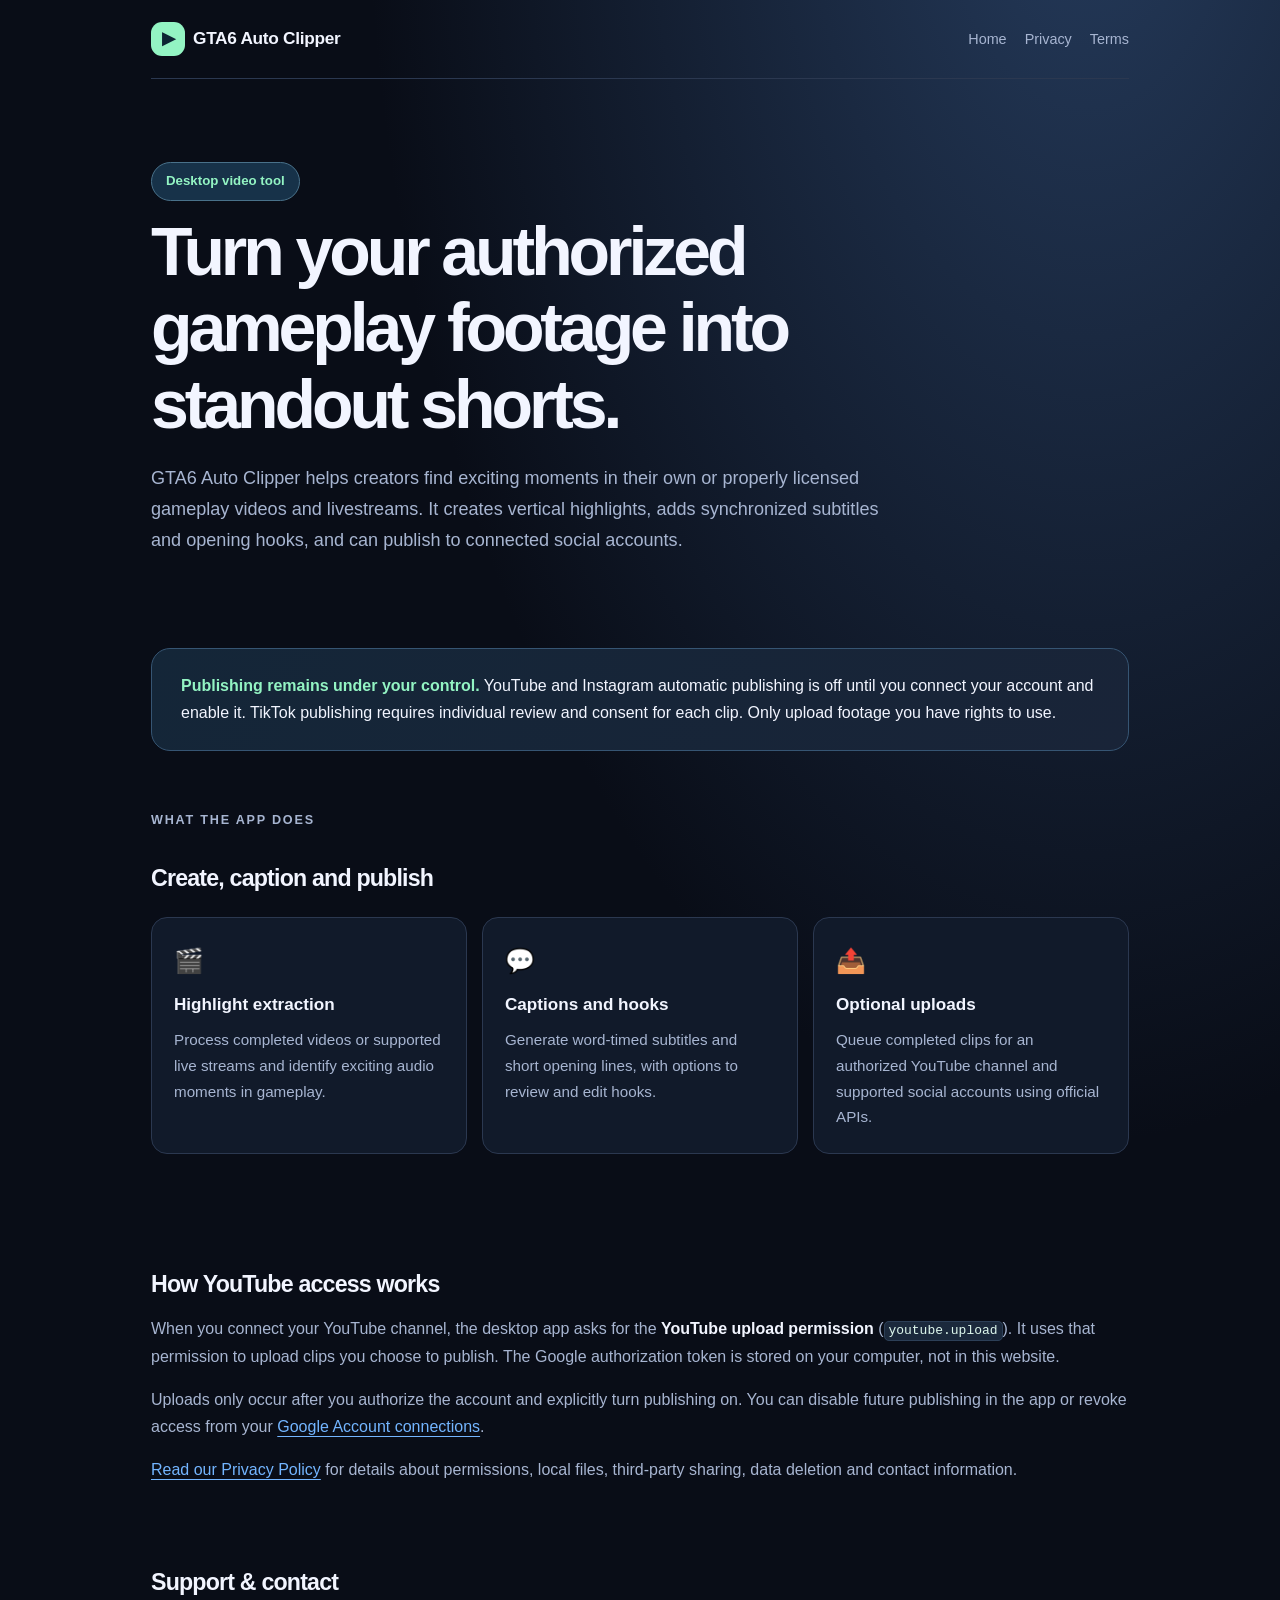
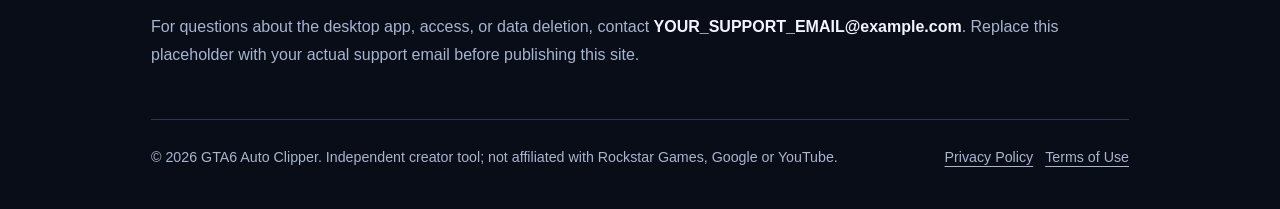
<file: index.html>
<!doctype html>
<html lang="en"><head><meta charset="utf-8"><meta name="viewport" content="width=device-width,initial-scale=1"><meta name="description" content="GTA6 Auto Clipper: a desktop tool for authorized gameplay highlights, timed captions, hooks and user-controlled uploads to YouTube, Instagram and TikTok."><title>GTA6 Auto Clipper — Gameplay Highlights & Publishing</title><link rel="stylesheet" href="style.css"></head><body>
<div class="wrap"><header class="nav"><a class="brand" href="index.html"><b>▶</b>GTA6 Auto Clipper</a><nav class="navlinks" aria-label="Site navigation"><a href="index.html" aria-current="page">Home</a><a href="privacy.html">Privacy</a><a href="terms.html">Terms</a></nav></header>
<main><section class="hero"><span class="pill">Desktop video tool</span><h1>Turn your authorized gameplay footage into standout shorts.</h1><p>GTA6 Auto Clipper helps creators find exciting moments in their own or properly licensed gameplay videos and livestreams. It creates vertical highlights, adds synchronized subtitles and opening hooks, and can publish to connected social accounts.</p></section>
<section class="callout"><strong>Publishing remains under your control.</strong> YouTube and Instagram automatic publishing is off until you connect your account and enable it. TikTok publishing requires individual review and consent for each clip. Only upload footage you have rights to use.</section>
<section class="section" aria-labelledby="features"><p class="eyebrow">What the app does</p><h2 id="features">Create, caption and publish</h2><div class="grid"><article class="tile"><div class="symbol">🎬</div><h3>Highlight extraction</h3><p>Process completed videos or supported live streams and identify exciting audio moments in gameplay.</p></article><article class="tile"><div class="symbol">💬</div><h3>Captions and hooks</h3><p>Generate word-timed subtitles and short opening lines, with options to review and edit hooks.</p></article><article class="tile"><div class="symbol">📤</div><h3>Optional uploads</h3><p>Queue completed clips for an authorized YouTube channel and supported social accounts using official APIs.</p></article></div></section>
<section class="section"><h2>How YouTube access works</h2><p>When you connect your YouTube channel, the desktop app asks for the <strong>YouTube upload permission</strong> (<code>youtube.upload</code>). It uses that permission to upload clips you choose to publish. The Google authorization token is stored on your computer, not in this website.</p><p>Uploads only occur after you authorize the account and explicitly turn publishing on. You can disable future publishing in the app or revoke access from your <a href="https://myaccount.google.com/connections">Google Account connections</a>.</p><p><a href="privacy.html">Read our Privacy Policy</a> for details about permissions, local files, third-party sharing, data deletion and contact information.</p></section>
<section class="section"><h2>Support & contact</h2><p>For questions about the desktop app, access, or data deletion, contact <strong>YOUR_SUPPORT_EMAIL@example.com</strong>. Replace this placeholder with your actual support email before publishing this site.</p></section></main>
<footer class="foot"><span>© 2026 GTA6 Auto Clipper. Independent creator tool; not affiliated with Rockstar Games, Google or YouTube.</span><div><a href="privacy.html">Privacy Policy</a><a href="terms.html">Terms of Use</a></div></footer></div></body></html>
</file>
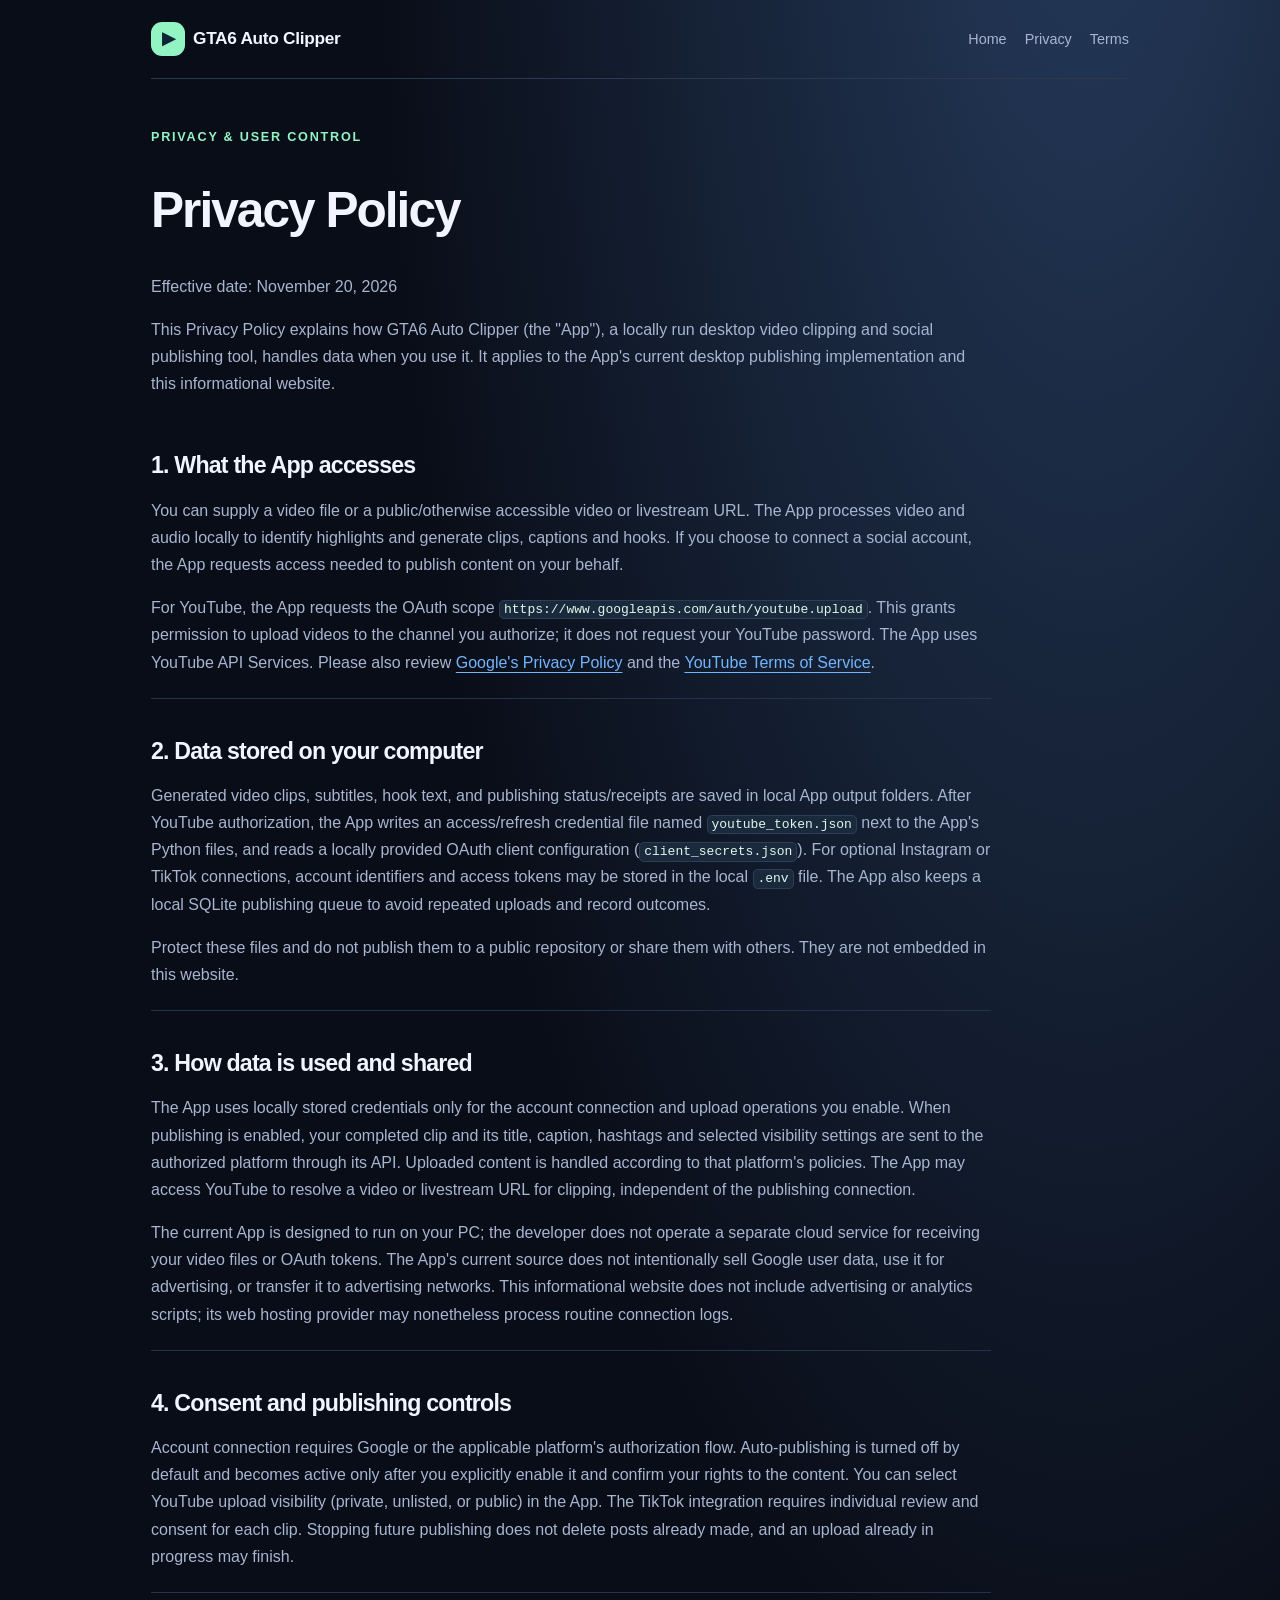
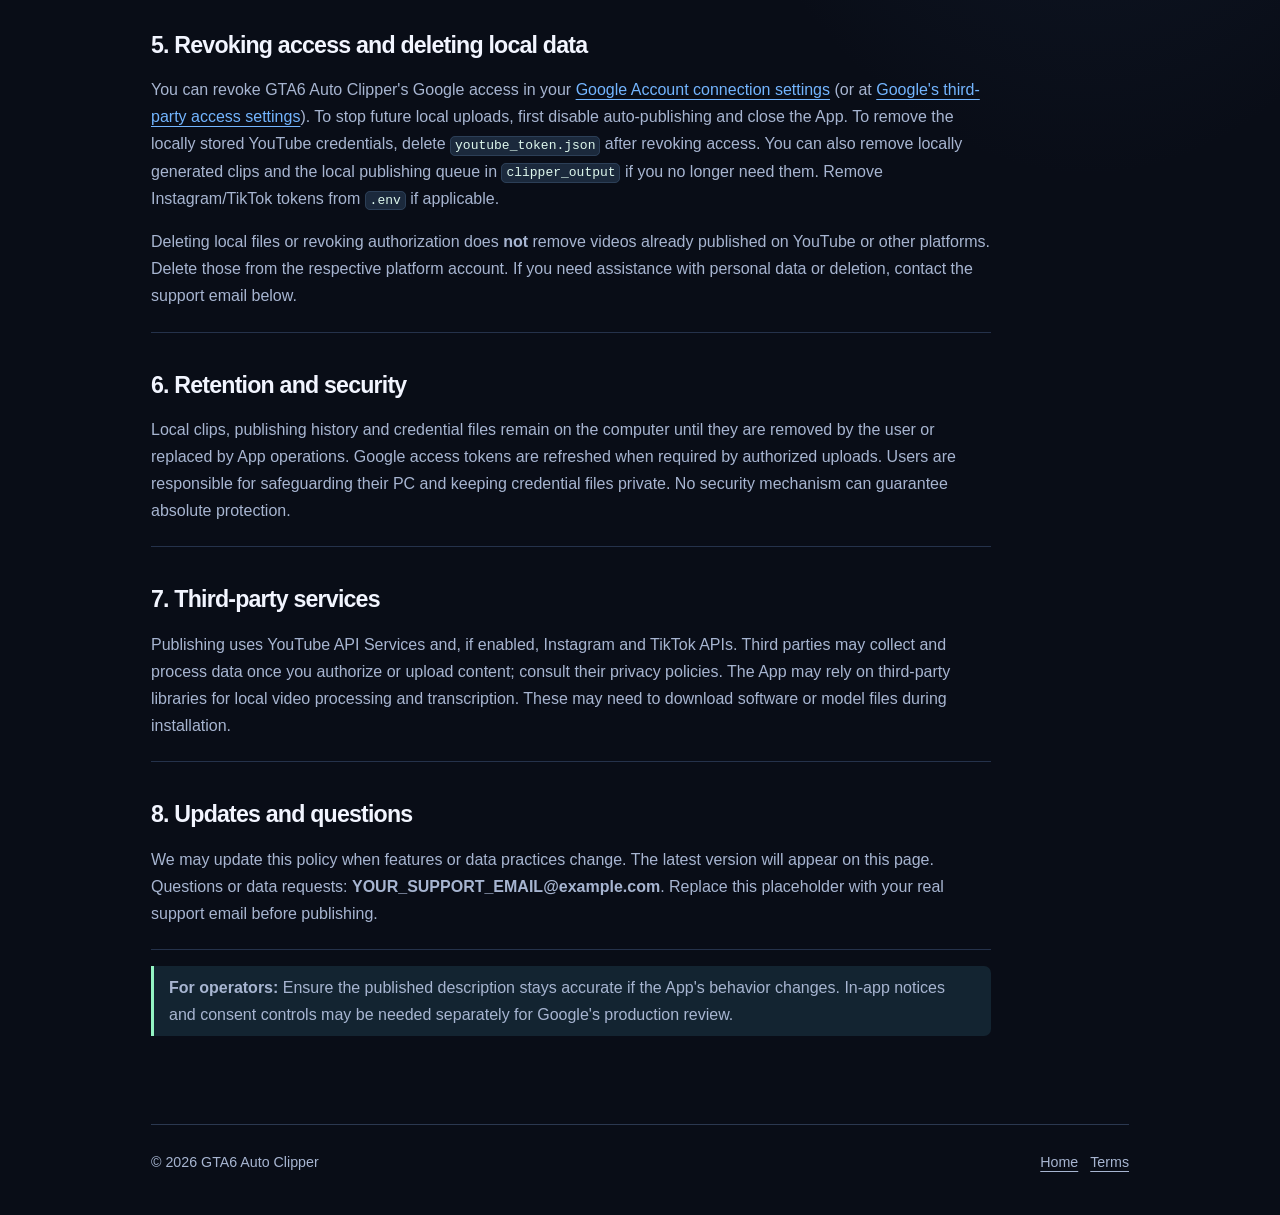
<file: privacy.html>
<!doctype html><html lang="en"><head><meta charset="utf-8"><meta name="viewport" content="width=device-width,initial-scale=1"><meta name="description" content="GTA6 Auto Clipper privacy policy, explaining YouTube upload permission and local credential storage."><title>Privacy Policy — GTA6 Auto Clipper</title><link rel="stylesheet" href="style.css"></head><body><div class="wrap"><header class="nav"><a class="brand" href="index.html"><b>▶</b>GTA6 Auto Clipper</a><nav class="navlinks"><a href="index.html">Home</a><a href="privacy.html">Privacy</a><a href="terms.html">Terms</a></nav></header>
<main class="policy"><span class="eyebrow">Privacy & user control</span><h1>Privacy Policy</h1><p>Effective date: November 20, 2026</p><p>This Privacy Policy explains how GTA6 Auto Clipper (the "App"), a locally run desktop video clipping and social publishing tool, handles data when you use it. It applies to the App's current desktop publishing implementation and this informational website.</p>
<section><h2>1. What the App accesses</h2><p>You can supply a video file or a public/otherwise accessible video or livestream URL. The App processes video and audio locally to identify highlights and generate clips, captions and hooks. If you choose to connect a social account, the App requests access needed to publish content on your behalf.</p><p>For YouTube, the App requests the OAuth scope <code>https://www.googleapis.com/auth/youtube.upload</code>. This grants permission to upload videos to the channel you authorize; it does not request your YouTube password. The App uses YouTube API Services. Please also review <a href="https://policies.google.com/privacy">Google's Privacy Policy</a> and the <a href="https://www.youtube.com/t/terms">YouTube Terms of Service</a>.</p></section>
<section><h2>2. Data stored on your computer</h2><p>Generated video clips, subtitles, hook text, and publishing status/receipts are saved in local App output folders. After YouTube authorization, the App writes an access/refresh credential file named <code>youtube_token.json</code> next to the App's Python files, and reads a locally provided OAuth client configuration (<code>client_secrets.json</code>). For optional Instagram or TikTok connections, account identifiers and access tokens may be stored in the local <code>.env</code> file. The App also keeps a local SQLite publishing queue to avoid repeated uploads and record outcomes.</p><p>Protect these files and do not publish them to a public repository or share them with others. They are not embedded in this website.</p></section>
<section><h2>3. How data is used and shared</h2><p>The App uses locally stored credentials only for the account connection and upload operations you enable. When publishing is enabled, your completed clip and its title, caption, hashtags and selected visibility settings are sent to the authorized platform through its API. Uploaded content is handled according to that platform's policies. The App may access YouTube to resolve a video or livestream URL for clipping, independent of the publishing connection.</p><p>The current App is designed to run on your PC; the developer does not operate a separate cloud service for receiving your video files or OAuth tokens. The App's current source does not intentionally sell Google user data, use it for advertising, or transfer it to advertising networks. This informational website does not include advertising or analytics scripts; its web hosting provider may nonetheless process routine connection logs.</p></section>
<section><h2>4. Consent and publishing controls</h2><p>Account connection requires Google or the applicable platform's authorization flow. Auto-publishing is turned off by default and becomes active only after you explicitly enable it and confirm your rights to the content. You can select YouTube upload visibility (private, unlisted, or public) in the App. The TikTok integration requires individual review and consent for each clip. Stopping future publishing does not delete posts already made, and an upload already in progress may finish.</p></section>
<section><h2>5. Revoking access and deleting local data</h2><p>You can revoke GTA6 Auto Clipper's Google access in your <a href="https://myaccount.google.com/connections">Google Account connection settings</a> (or at <a href="https://security.google.com/settings/security/permissions">Google's third-party access settings</a>). To stop future local uploads, first disable auto-publishing and close the App. To remove the locally stored YouTube credentials, delete <code>youtube_token.json</code> after revoking access. You can also remove locally generated clips and the local publishing queue in <code>clipper_output</code> if you no longer need them. Remove Instagram/TikTok tokens from <code>.env</code> if applicable.</p><p>Deleting local files or revoking authorization does <strong>not</strong> remove videos already published on YouTube or other platforms. Delete those from the respective platform account. If you need assistance with personal data or deletion, contact the support email below.</p></section>
<section><h2>6. Retention and security</h2><p>Local clips, publishing history and credential files remain on the computer until they are removed by the user or replaced by App operations. Google access tokens are refreshed when required by authorized uploads. Users are responsible for safeguarding their PC and keeping credential files private. No security mechanism can guarantee absolute protection.</p></section>
<section><h2>7. Third-party services</h2><p>Publishing uses YouTube API Services and, if enabled, Instagram and TikTok APIs. Third parties may collect and process data once you authorize or upload content; consult their privacy policies. The App may rely on third-party libraries for local video processing and transcription. These may need to download software or model files during installation.</p></section>
<section><h2>8. Updates and questions</h2><p>We may update this policy when features or data practices change. The latest version will appear on this page. Questions or data requests: <strong>YOUR_SUPPORT_EMAIL@example.com</strong>. Replace this placeholder with your real support email before publishing.</p></section>
<p class="notice"><strong>For operators:</strong> Ensure the published description stays accurate if the App's behavior changes. In-app notices and consent controls may be needed separately for Google's production review.</p>
</main><footer class="foot"><span>© 2026 GTA6 Auto Clipper</span><div><a href="index.html">Home</a><a href="terms.html">Terms</a></div></footer></div></body></html>
</file>
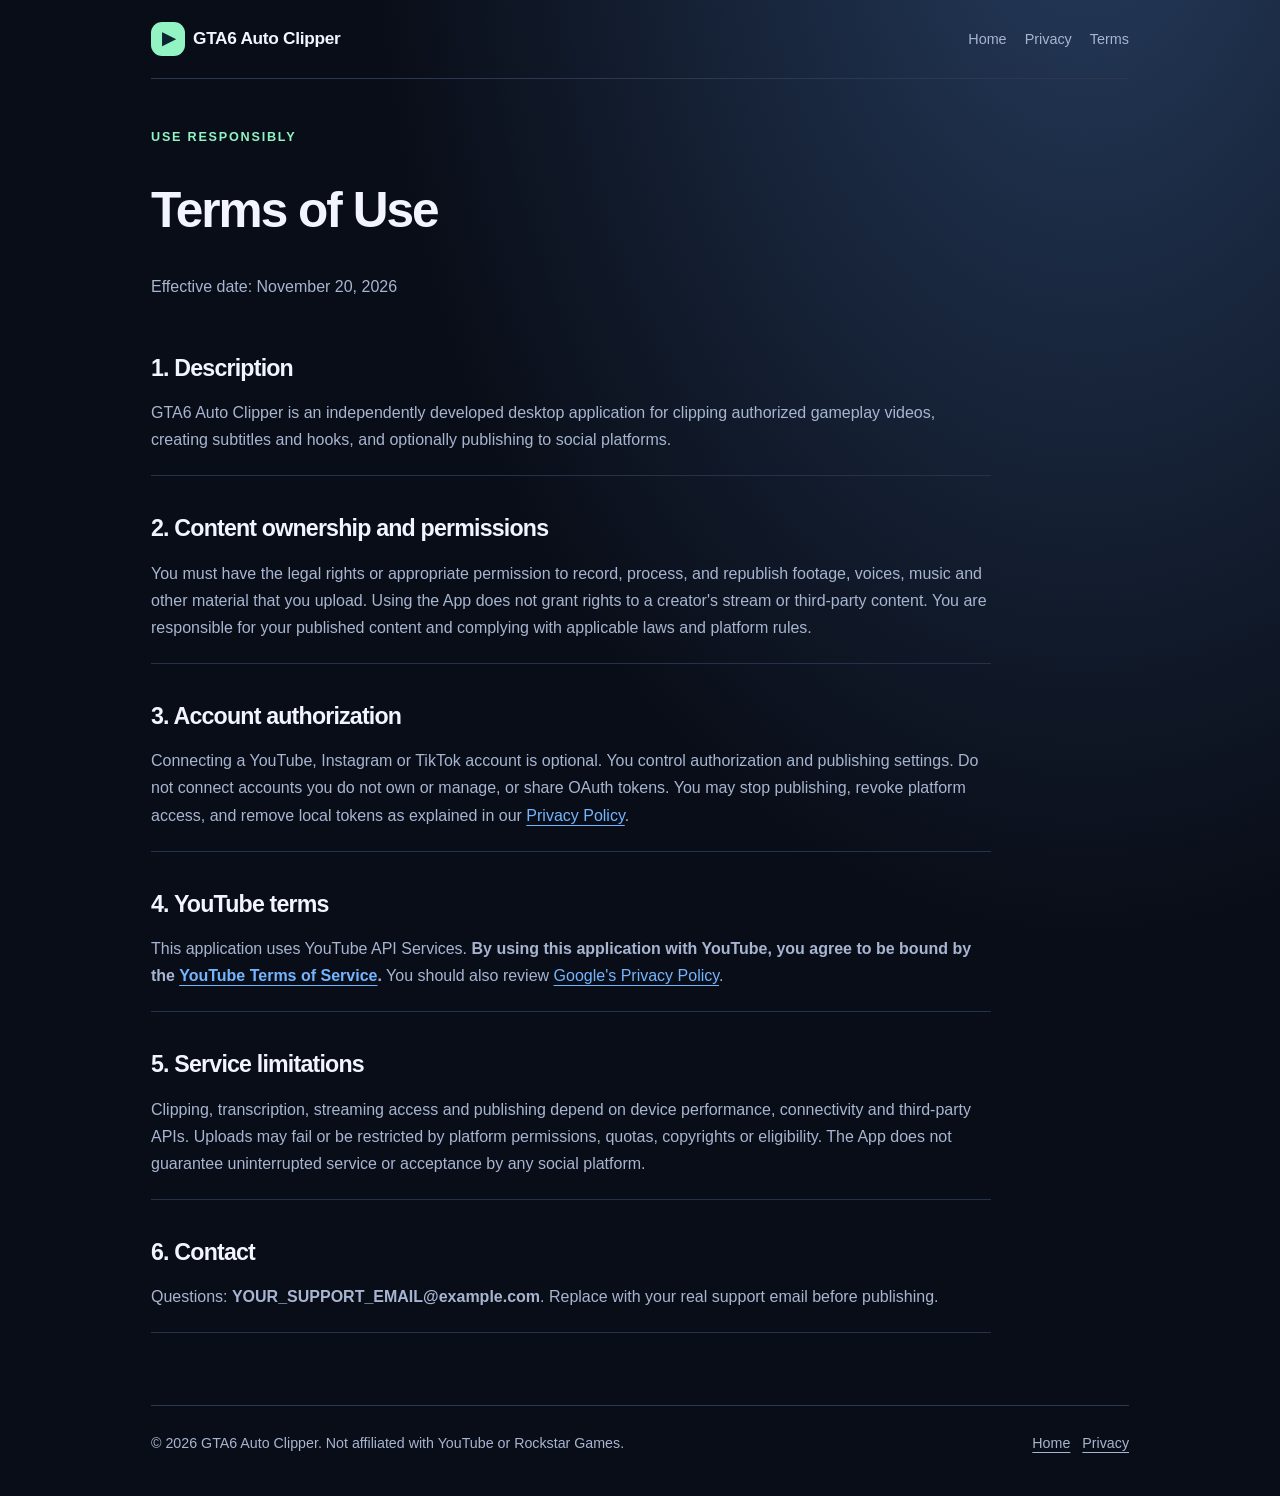
<file: terms.html>
<!doctype html><html lang="en"><head><meta charset="utf-8"><meta name="viewport" content="width=device-width,initial-scale=1"><meta name="description" content="Terms of use for GTA6 Auto Clipper."><title>Terms of Use — GTA6 Auto Clipper</title><link rel="stylesheet" href="style.css"></head><body><div class="wrap"><header class="nav"><a class="brand" href="index.html"><b>▶</b>GTA6 Auto Clipper</a><nav class="navlinks"><a href="index.html">Home</a><a href="privacy.html">Privacy</a><a href="terms.html">Terms</a></nav></header>
<main class="policy"><span class="eyebrow">Use responsibly</span><h1>Terms of Use</h1><p>Effective date: November 20, 2026</p>
<section><h2>1. Description</h2><p>GTA6 Auto Clipper is an independently developed desktop application for clipping authorized gameplay videos, creating subtitles and hooks, and optionally publishing to social platforms.</p></section>
<section><h2>2. Content ownership and permissions</h2><p>You must have the legal rights or appropriate permission to record, process, and republish footage, voices, music and other material that you upload. Using the App does not grant rights to a creator's stream or third-party content. You are responsible for your published content and complying with applicable laws and platform rules.</p></section>
<section><h2>3. Account authorization</h2><p>Connecting a YouTube, Instagram or TikTok account is optional. You control authorization and publishing settings. Do not connect accounts you do not own or manage, or share OAuth tokens. You may stop publishing, revoke platform access, and remove local tokens as explained in our <a href="privacy.html">Privacy Policy</a>.</p></section>
<section><h2>4. YouTube terms</h2><p>This application uses YouTube API Services. <strong>By using this application with YouTube, you agree to be bound by the <a href="https://www.youtube.com/t/terms">YouTube Terms of Service</a>.</strong> You should also review <a href="https://policies.google.com/privacy">Google's Privacy Policy</a>.</p></section>
<section><h2>5. Service limitations</h2><p>Clipping, transcription, streaming access and publishing depend on device performance, connectivity and third-party APIs. Uploads may fail or be restricted by platform permissions, quotas, copyrights or eligibility. The App does not guarantee uninterrupted service or acceptance by any social platform.</p></section>
<section><h2>6. Contact</h2><p>Questions: <strong>YOUR_SUPPORT_EMAIL@example.com</strong>. Replace with your real support email before publishing.</p></section>
</main><footer class="foot"><span>© 2026 GTA6 Auto Clipper. Not affiliated with YouTube or Rockstar Games.</span><div><a href="index.html">Home</a><a href="privacy.html">Privacy</a></div></footer></div></body></html>
</file>
<file: style.css>
:root{color-scheme:dark;--bg:#090d17;--panel:#111a2a;--panel2:#151f31;--edge:#2b3850;--text:#f2f5ff;--muted:#a7b5d1;--acc:#93f4c3;--acc2:#73b5ff;--max:1030px}*{box-sizing:border-box}html{scroll-behavior:smooth}body{margin:0;font-family:Inter,ui-sans-serif,-apple-system,BlinkMacSystemFont,"Segoe UI",sans-serif;line-height:1.7;background:radial-gradient(ellipse at 85% -10%,#253b5c 0%,transparent 47%),var(--bg);color:var(--text)}a{color:var(--acc2);text-underline-offset:4px}a:hover{color:var(--acc)}.wrap{max-width:var(--max);padding:0 26px;margin:0 auto}.nav{display:flex;align-items:center;justify-content:space-between;gap:22px;padding:22px 0;border-bottom:1px solid var(--edge)}.brand{font-weight:800;font-size:1.08rem;letter-spacing:-.3px;color:var(--text);text-decoration:none;white-space:nowrap}.brand b{display:inline-flex;align-items:center;justify-content:center;width:34px;height:34px;border-radius:11px;margin-right:8px;background:var(--acc);color:#0c2533}.navlinks{display:flex;flex-wrap:wrap;gap:18px;font-size:.9rem}.navlinks a{color:var(--muted);text-decoration:none}.navlinks a:hover{color:var(--text)}.hero{padding:83px 0 55px;max-width:820px}.eyebrow{font-size:.79rem;letter-spacing:.14em;font-weight:750;color:var(--acc);text-transform:uppercase}.hero h1{font-size:clamp(2.35rem,6vw,4.25rem);line-height:1.13;letter-spacing:-.06em;margin:12px 0 20px}.hero p{font-size:1.13rem;color:var(--muted);max-width:730px}.callout{background:linear-gradient(125deg,#142638,#192438);border:1px solid #365573;border-radius:19px;padding:23px 29px;margin:20px 0 45px}.callout strong{color:var(--acc)}h2{font-size:1.45rem;line-height:1.3;letter-spacing:-.035em;margin:31px 0 14px}h3{font-size:1.07rem;margin:24px 0 8px}.grid{display:grid;grid-template-columns:repeat(3,minmax(0,1fr));gap:15px;margin:24px 0 47px}.tile{padding:23px 22px;background:var(--panel);border:1px solid var(--edge);border-radius:16px}.tile .symbol{font-size:1.5rem}.tile h3{margin:8px 0}.tile p{color:var(--muted);font-size:.95rem;margin:0}.section{padding:2px 0 35px}.section p,.section li{color:var(--muted)}.section strong{color:var(--text)}.section ul{padding-left:24px}.section li{margin-bottom:8px}.policy{max-width:840px;padding:43px 0 72px}.policy h1{font-size:clamp(2.25rem,5vw,3.1rem);line-height:1.15;letter-spacing:-.04em}.policy p,.policy li{color:var(--muted)}.policy section{padding:6px 0;border-bottom:1px solid #25324b}.policy a{overflow-wrap:anywhere}.foot{border-top:1px solid var(--edge);padding:25px 0 40px;color:var(--muted);font-size:.89rem;display:flex;justify-content:space-between;gap:14px;flex-wrap:wrap}.foot a{color:var(--muted);margin-left:12px}.pill{display:inline-flex;padding:7px 14px;border:1px solid #49718a;border-radius:100px;color:var(--acc);background:#173249;font-size:.83rem;font-weight:700}code{background:#1b293c;border:1px solid #2c3f57;padding:.1em .3em;border-radius:5px;color:#def8ed} .notice{border-left:3px solid var(--acc);padding:8px 15px;background:#132431;color:#c4d8e7;border-radius:0 7px 7px 0}@media(max-width:680px){.nav{align-items:flex-start;flex-direction:column}.hero{padding:55px 0 26px}.grid{grid-template-columns:1fr}.wrap{padding:0 18px}.policy{padding-top:20px}}
</file>
